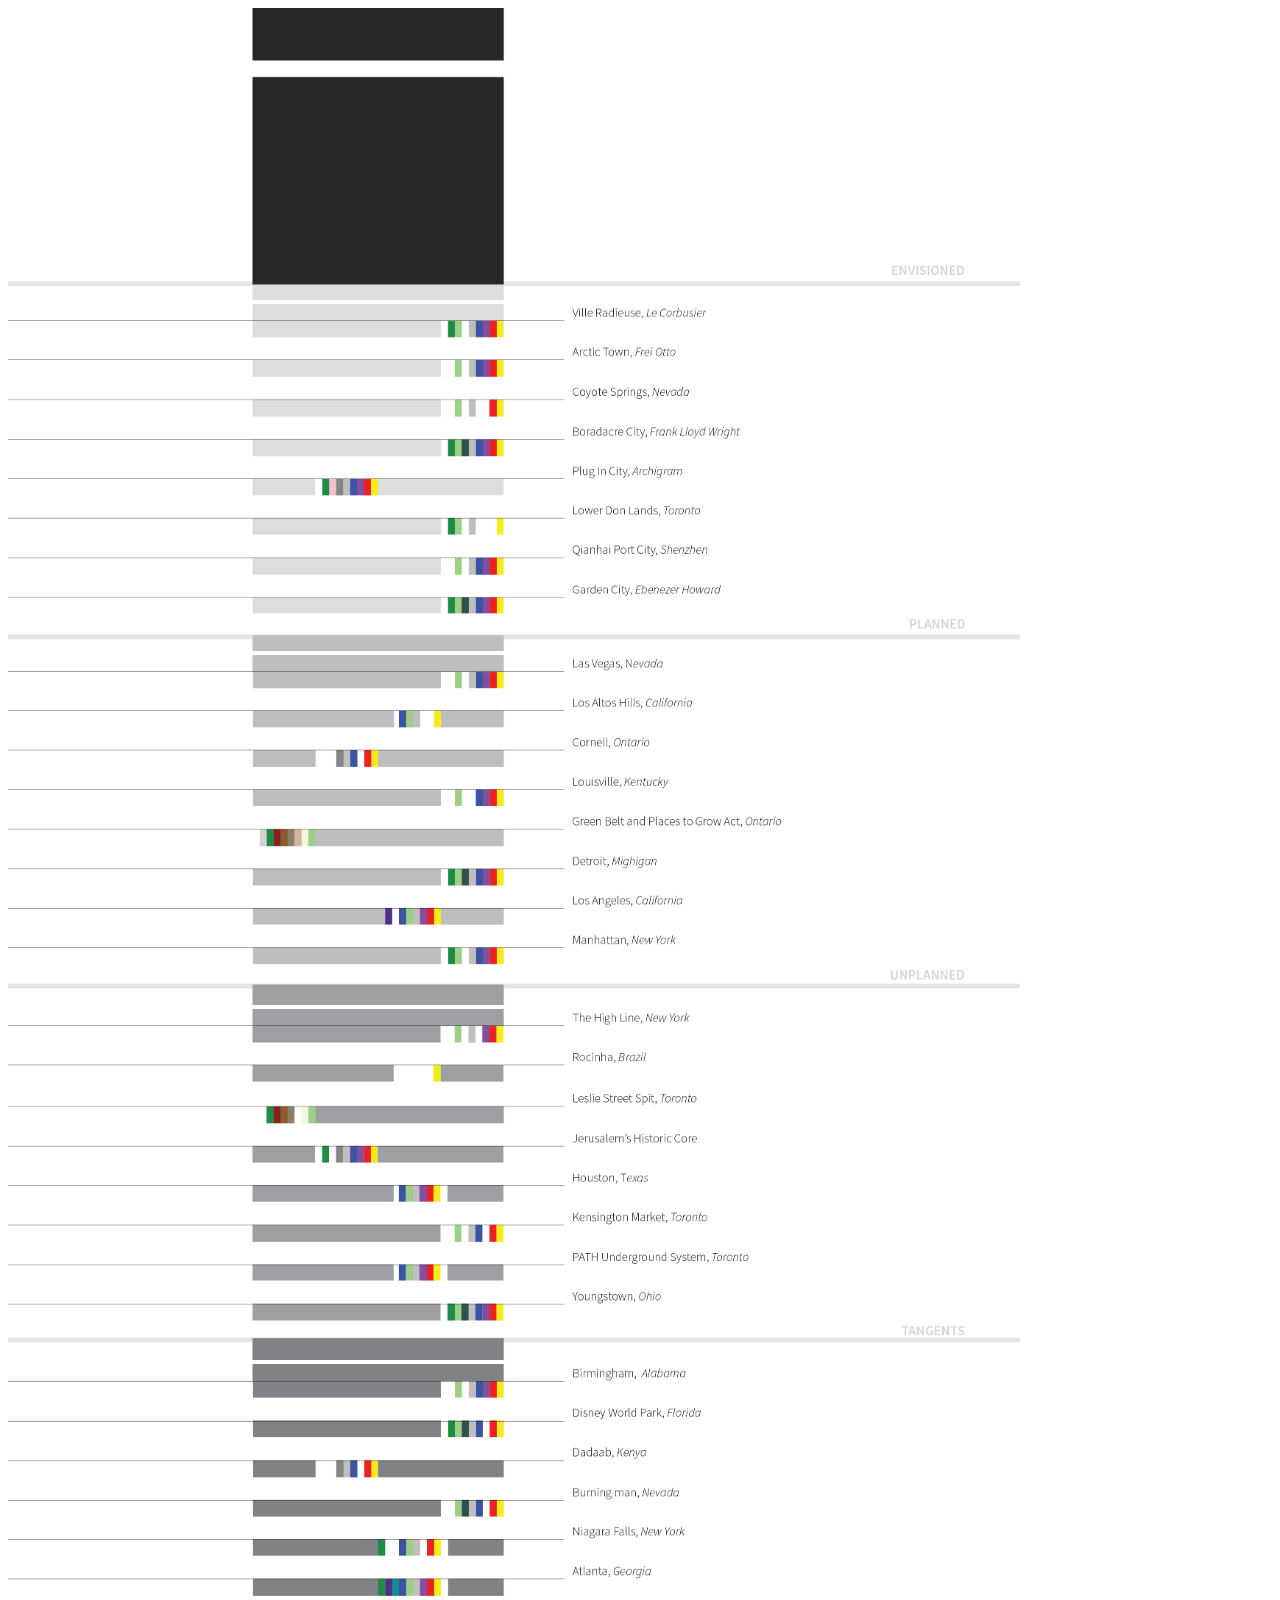
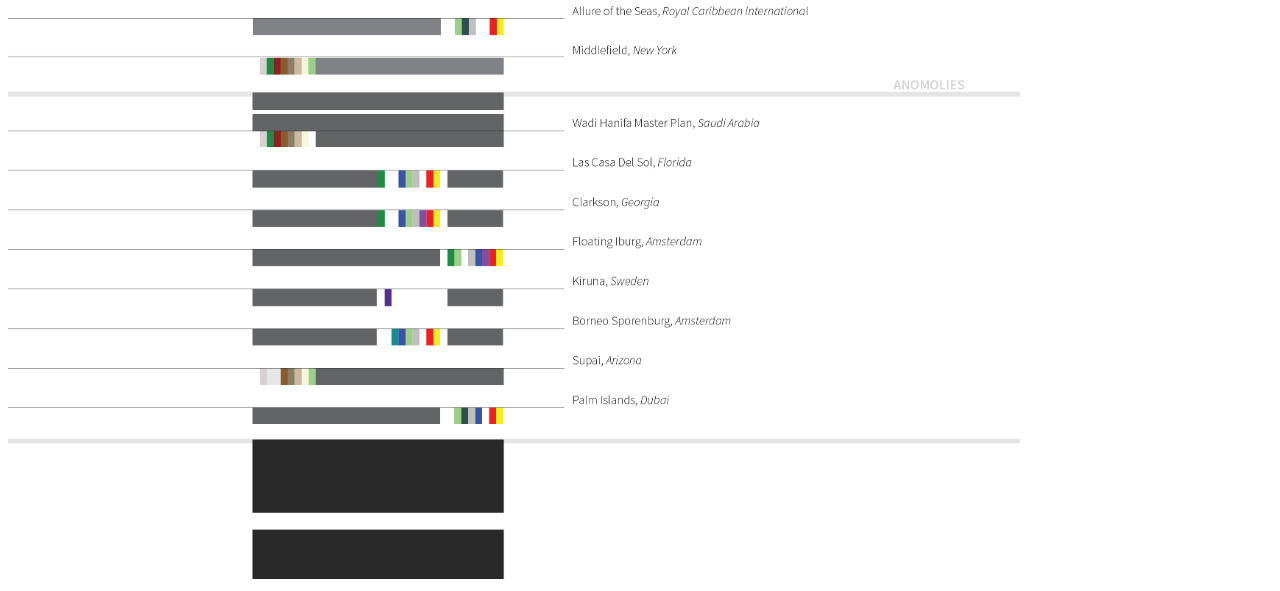
<file: codeprecedents.html>
<!DOCTYPE html>
<html lang="en">
<head>

    <meta charset="utf-8">
    <meta http-equiv="X-UA-Compatible" content="IE=edge">
    <meta name="viewport" content="width=device-width, initial-scale=1">
    <meta name="description" content="">
    <meta name="author" content="">

    <title>Coding The Third Condition</title>
    <link href="LightboxJS_CSS/src/css/lightbox.css" rel="stylesheet">
    <script src="LightboxJS_CSS/dist/js/lightbox-plus-jquery.js"></script>
</head>

<body>
<img src="Images/CodeSample_TOC/CodeSamples_TableOfContents.jpg" width="85%" height="auto"/>

<a href="Images/CodeSamples/CodeSample1.jpg" data-lightbox="image-1"><img src="Images/CodeSample_TOC/CodeSamples_TableOfContents2.jpg" width="85%" height="auto"/></a>
<a href="Images/CodeSamples/CodeSample1_2.jpg" data-lightbox="image-1"></a>

<a href="Images/CodeSamples/CodeSample2.jpg" data-lightbox="image-2"><img src="Images/CodeSample_TOC/CodeSamples_TableOfContents3.jpg" width="85%" height="auto"/></a>
<a href="Images/CodeSamples/CodeSample2_2.jpg" data-lightbox="image-2"></a>
<a href="Images/CodeSamples/CodeSample2_3.jpg" data-lightbox="image-2"></a>
<a href="Images/CodeSamples/CodeSample2_4.jpg" data-lightbox="image-2"></a>
<a href="Images/CodeSamples/CodeSample2_5.jpg" data-lightbox="image-2"></a>
<a href="Images/CodeSamples/CodeSample2_6.jpg" data-lightbox="image-2"></a>
<a href="Images/CodeSamples/CodeSample2_7.jpg" data-lightbox="image-2"></a>
<a href="Images/CodeSamples/CodeSample2_8.jpg" data-lightbox="image-2"></a>
<a href="Images/CodeSamples/CodeSample2_9.jpg" data-lightbox="image-2"></a>
<a href="Images/CodeSamples/CodeSample2_10.jpg" data-lightbox="image-2"></a>

<a href="Images/CodeSamples/CodeSample3.jpg" data-lightbox="image-3"><img src="Images/CodeSample_TOC/CodeSamples_TableOfContents4.jpg" width="85%" height="auto"/></a>
<a href="Images/CodeSamples/CodeSample3_2.jpg" data-lightbox="image-3"></a>
<a href="Images/CodeSamples/CodeSample3_3.jpg" data-lightbox="image-3"></a>
<a href="Images/CodeSamples/CodeSample3_4.jpg" data-lightbox="image-3"></a>

<a href="Images/CodeSamples/CodeSample4.jpg" data-lightbox="image-4"><img src="Images/CodeSample_TOC/CodeSamples_TableOfContents5.jpg" width="85%" height="auto"/></a>
<a href="Images/CodeSamples/CodeSample4_2.jpg" data-lightbox="image-4"></a>

<a href="Images/CodeSamples/CodeSample5.jpg" data-lightbox="image-5"><img src="Images/CodeSample_TOC/CodeSamples_TableOfContents6.jpg" width="85%" height="auto"/></a>

<a href="Images/CodeSamples/CodeSample6.jpg" data-lightbox="image-6"><img src="Images/CodeSample_TOC/CodeSamples_TableOfContents7.jpg" width="85%" height="auto"/></a>
<a href="Images/CodeSamples/CodeSample6_2.jpg" data-lightbox="image-6"></a>
<a href="Images/CodeSamples/CodeSample6_3.jpg" data-lightbox="image-6"></a>
<a href="Images/CodeSamples/CodeSample6_4.jpg" data-lightbox="image-6"></a>
<a href="Images/CodeSamples/CodeSample6_5.jpg" data-lightbox="image-6"></a>
<a href="Images/CodeSamples/CodeSample6_6.jpg" data-lightbox="image-6"></a>
<a href="Images/CodeSamples/CodeSample6_7.jpg" data-lightbox="image-6"></a>

<a href="Images/CodeSamples/CodeSample7.jpg" data-lightbox="image-7"><img src="Images/CodeSample_TOC/CodeSamples_TableOfContents8.jpg" width="85%" height="auto"/></a>
<a href="Images/CodeSamples/CodeSample7_2.jpg" data-lightbox="image-7"></a>

<a href="Images/CodeSamples/CodeSample8.jpg" data-lightbox="image-8"><img src="Images/CodeSample_TOC/CodeSamples_TableOfContents9.jpg" width="85%" height="auto"/></a>
<a href="Images/CodeSamples/CodeSample8_2.jpg" data-lightbox="image-8"></a>
<a href="Images/CodeSamples/CodeSample8_3.jpg" data-lightbox="image-8"></a>

<img src="Images/CodeSample_TOC/CodeSamples_TableOfContents10.jpg" width="85%" height="auto"/>

<a href="Images/CodeSamples/CodeSample9.jpg" data-lightbox="image-9"><img src="Images/CodeSample_TOC/CodeSamples_TableOfContents11.jpg" width="85%" height="auto"/></a>

<a href="Images/CodeSamples/CodeSample10.jpg" data-lightbox="image-10"><img src="Images/CodeSample_TOC/CodeSamples_TableOfContents12.jpg" width="85%" height="auto"/></a>
<a href="Images/CodeSamples/CodeSample10_2.jpg" data-lightbox="image-10"></a>

<a href="Images/CodeSamples/CodeSample11.jpg" data-lightbox="image-11"><img src="Images/CodeSample_TOC/CodeSamples_TableOfContents13.jpg" width="85%" height="auto"/></a>
<a href="Images/CodeSamples/CodeSample11_2.jpg" data-lightbox="image-11"></a>

<a href="Images/CodeSamples/CodeSample12.jpg" data-lightbox="image-12"><img src="Images/CodeSample_TOC/CodeSamples_TableOfContents14.jpg" width="85%" height="auto"/></a>
<a href="Images/CodeSamples/CodeSample12_2.jpg" data-lightbox="image-12"></a>
<a href="Images/CodeSamples/CodeSample12_3.jpg" data-lightbox="image-12"></a>
<a href="Images/CodeSamples/CodeSample12_4.jpg" data-lightbox="image-12"></a>

<a href="Images/CodeSamples/CodeSample13.jpg" data-lightbox="image-13"><img src="Images/CodeSample_TOC/CodeSamples_TableOfContents15.jpg" width="85%" height="auto"/></a>
<a href="Images/CodeSamples/CodeSample13_2.jpg" data-lightbox="image-13"></a>

<a href="Images/CodeSamples/CodeSample14.jpg" data-lightbox="image-14"><img src="Images/CodeSample_TOC/CodeSamples_TableOfContents16.jpg" width="85%" height="auto"/></a>
<a href="Images/CodeSamples/CodeSample14_2.jpg" data-lightbox="image-14"></a>
<a href="Images/CodeSamples/CodeSample14_3.jpg" data-lightbox="image-14"></a>

<a href="Images/CodeSamples/CodeSample15.jpg" data-lightbox="image-15"><img src="Images/CodeSample_TOC/CodeSamples_TableOfContents17.jpg" width="85%" height="auto"/></a>
<a href="Images/CodeSamples/CodeSample15_2.jpg" data-lightbox="image-15"></a>
<a href="Images/CodeSamples/CodeSample15_3.jpg" data-lightbox="image-15"></a>
<a href="Images/CodeSamples/CodeSample15_4.jpg" data-lightbox="image-15"></a>
<a href="Images/CodeSamples/CodeSample15_5.jpg" data-lightbox="image-15"></a>
<a href="Images/CodeSamples/CodeSample15_6.jpg" data-lightbox="image-15"></a>
<a href="Images/CodeSamples/CodeSample15_7.jpg" data-lightbox="image-15"></a>
<a href="Images/CodeSamples/CodeSample15_8.jpg" data-lightbox="image-15"></a>

<a href="Images/CodeSamples/CodeSample16.jpg" data-lightbox="image-16"><img src="Images/CodeSample_TOC/CodeSamples_TableOfContents18.jpg" width="85%" height="auto"/></a>
<a href="Images/CodeSamples/CodeSample16_2.jpg" data-lightbox="image-16"></a>
<a href="Images/CodeSamples/CodeSample16_3.jpg" data-lightbox="image-16"></a>
<a href="Images/CodeSamples/CodeSample16_4.jpg" data-lightbox="image-16"></a>
<a href="Images/CodeSamples/CodeSample16_5.jpg" data-lightbox="image-16"></a>
<a href="Images/CodeSamples/CodeSample16_6.jpg" data-lightbox="image-16"></a>

<img src="Images/CodeSample_TOC/CodeSamples_TableOfContents19.jpg" width="85%" height="auto"/>

<a href="Images/CodeSamples/CodeSample17.jpg" data-lightbox="image-17"><img src="Images/CodeSample_TOC/CodeSamples_TableOfContents20.jpg" width="85%" height="auto"/></a>
<a href="Images/CodeSamples/CodeSample17_2.jpg" data-lightbox="image-17"></a>
<a href="Images/CodeSamples/CodeSample17_3.jpg" data-lightbox="image-17"></a>

<a href="Images/CodeSamples/CodeSample18.jpg" data-lightbox="image-18"><img src="Images/CodeSample_TOC/CodeSamples_TableOfContents21.jpg" width="85%" height="auto"/></a>
<a href="Images/CodeSamples/CodeSample18_2.jpg" data-lightbox="image-18"></a>
<a href="Images/CodeSamples/CodeSample18_3.jpg" data-lightbox="image-18"></a>

<a href="Images/CodeSamples/CodeSample19.jpg" data-lightbox="image-19"><img src="Images/CodeSample_TOC/CodeSamples_TableOfContents22.jpg" width="85%" height="auto"/></a>
<a href="Images/CodeSamples/CodeSample19_2.jpg" data-lightbox="image-19"></a>
<a href="Images/CodeSamples/CodeSample19_3.jpg" data-lightbox="image-19"></a>
<a href="Images/CodeSamples/CodeSample19_4.jpg" data-lightbox="image-19"></a>
<a href="Images/CodeSamples/CodeSample19_5.jpg" data-lightbox="image-19"></a>
<a href="Images/CodeSamples/CodeSample19_6.jpg" data-lightbox="image-19"></a>
<a href="Images/CodeSamples/CodeSample19_7.jpg" data-lightbox="image-19"></a>
<a href="Images/CodeSamples/CodeSample19_8.jpg" data-lightbox="image-19"></a>
<a href="Images/CodeSamples/CodeSample19_9.jpg" data-lightbox="image-19"></a>
<a href="Images/CodeSamples/CodeSample19_10.jpg" data-lightbox="image-19"></a>
<a href="Images/CodeSamples/CodeSample19_11.jpg" data-lightbox="image-19"></a>
<a href="Images/CodeSamples/CodeSample19_12.jpg" data-lightbox="image-19"></a>
<a href="Images/CodeSamples/CodeSample19_13.jpg" data-lightbox="image-19"></a>
<a href="Images/CodeSamples/CodeSample19_14.jpg" data-lightbox="image-19"></a>
<a href="Images/CodeSamples/CodeSample19_15.jpg" data-lightbox="image-19"></a>
<a href="Images/CodeSamples/CodeSample19_16.jpg" data-lightbox="image-19"></a>
<a href="Images/CodeSamples/CodeSample19_17.jpg" data-lightbox="image-19"></a>
<a href="Images/CodeSamples/CodeSample19_18.jpg" data-lightbox="image-19"></a>
<a href="Images/CodeSamples/CodeSample19_19.jpg" data-lightbox="image-19"></a>
<a href="Images/CodeSamples/CodeSample19_20.jpg" data-lightbox="image-19"></a>
<a href="Images/CodeSamples/CodeSample19_21.jpg" data-lightbox="image-19"></a>
<a href="Images/CodeSamples/CodeSample19_22.jpg" data-lightbox="image-19"></a>
<a href="Images/CodeSamples/CodeSample19_23.jpg" data-lightbox="image-19"></a>

<a href="Images/CodeSamples/CodeSample20.jpg" data-lightbox="image-20"><img src="Images/CodeSample_TOC/CodeSamples_TableOfContents23.jpg" width="85%" height="auto"/></a>
<a href="Images/CodeSamples/CodeSample20_2.jpg" data-lightbox="image-20"></a>

<a href="Images/CodeSamples/CodeSample21.jpg" data-lightbox="image-21"><img src="Images/CodeSample_TOC/CodeSamples_TableOfContents24.jpg" width="85%" height="auto"/></a>
<a href="Images/CodeSamples/CodeSample21_2.jpg" data-lightbox="image-21"></a>

<a href="Images/CodeSamples/CodeSample22.jpg" data-lightbox="image-22"><img src="Images/CodeSample_TOC/CodeSamples_TableOfContents25.jpg" width="85%" height="auto"/></a>

<a href="Images/CodeSamples/CodeSample23.jpg" data-lightbox="image-23"><img src="Images/CodeSample_TOC/CodeSamples_TableOfContents26.jpg" width="85%" height="auto"/></a>
<a href="Images/CodeSamples/CodeSample23_2.jpg" data-lightbox="image-23"></a>

<a href="Images/CodeSamples/CodeSample24.jpg" data-lightbox="image-24"><img src="Images/CodeSample_TOC/CodeSamples_TableOfContents27.jpg" width="85%" height="auto"/></a>
<a href="Images/CodeSamples/CodeSample24_2.jpg" data-lightbox="image-24"></a>
<a href="Images/CodeSamples/CodeSample24_3.jpg" data-lightbox="image-24"></a>
<a href="Images/CodeSamples/CodeSample24_4.jpg" data-lightbox="image-24"></a>

<img src="Images/CodeSample_TOC/CodeSamples_TableOfContents28.jpg" width="85%" height="auto"/>

<img src="Images/CodeSample_TOC/CodeSamples_TableOfContents29.jpg" width="85%" height="auto"/>

<a href="Images/CodeSamples/CodeSample26.jpg" data-lightbox="image-26"><img src="Images/CodeSample_TOC/CodeSamples_TableOfContents30.jpg" width="85%" height="auto"/></a>
<a href="Images/CodeSamples/CodeSample26_2.jpg" data-lightbox="image-26"></a>

<a href="Images/CodeSamples/CodeSample27.jpg" data-lightbox="image-27"><img src="Images/CodeSample_TOC/CodeSamples_TableOfContents31.jpg" width="85%" height="auto"/></a>
<a href="Images/CodeSamples/CodeSample27_2.jpg" data-lightbox="image-27"></a>

<a href="Images/CodeSamples/CodeSample28.jpg" data-lightbox="image-28"><img src="Images/CodeSample_TOC/CodeSamples_TableOfContents32.jpg" width="85%" height="auto"/></a>
<a href="Images/CodeSamples/CodeSample28_2.jpg" data-lightbox="image-28"></a>
<a href="Images/CodeSamples/CodeSample28_3.jpg" data-lightbox="image-28"></a>
<a href="Images/CodeSamples/CodeSample28_4.jpg" data-lightbox="image-28"></a>
<a href="Images/CodeSamples/CodeSample28_5.jpg" data-lightbox="image-28"></a>
<a href="Images/CodeSamples/CodeSample28_6.jpg" data-lightbox="image-28"></a>
<a href="Images/CodeSamples/CodeSample28_7.jpg" data-lightbox="image-28"></a>
<a href="Images/CodeSamples/CodeSample28_8.jpg" data-lightbox="image-28"></a>

<a href="Images/CodeSamples/CodeSample29.jpg" data-lightbox="image-29"><img src="Images/CodeSample_TOC/CodeSamples_TableOfContents33.jpg" width="85%" height="auto"/></a>
<a href="Images/CodeSamples/CodeSample29_2.jpg" data-lightbox="image-29"></a>

<a href="Images/CodeSamples/CodeSample30.jpg" data-lightbox="image-30"><img src="Images/CodeSample_TOC/CodeSamples_TableOfContents34.jpg" width="85%" height="auto"/></a>
<a href="Images/CodeSamples/CodeSample30_2.jpg" data-lightbox="image-30"></a>

<a href="Images/CodeSamples/CodeSample31.jpg" data-lightbox="image-31"><img src="Images/CodeSample_TOC/CodeSamples_TableOfContents35.jpg" width="85%" height="auto"/></a>
<a href="Images/CodeSamples/CodeSample31_2.jpg" data-lightbox="image-31"></a>
<a href="Images/CodeSamples/CodeSample31_3.jpg" data-lightbox="image-31"></a>
<a href="Images/CodeSamples/CodeSample31_4.jpg" data-lightbox="image-31"></a>
<a href="Images/CodeSamples/CodeSample31_5.jpg" data-lightbox="image-31"></a>

<a href="Images/CodeSamples/CodeSample32.jpg" data-lightbox="image-32"><img src="Images/CodeSample_TOC/CodeSamples_TableOfContents36.jpg" width="85%" height="auto"/></a>
<a href="Images/CodeSamples/CodeSample32_2.jpg" data-lightbox="image-32"></a>
<a href="Images/CodeSamples/CodeSample32_3.jpg" data-lightbox="image-32"></a>
<a href="Images/CodeSamples/CodeSample32_4.jpg" data-lightbox="image-32"></a>

<img src="Images/CodeSample_TOC/CodeSamples_TableOfContents37.jpg" width="85%" height="auto"/>

<a href="Images/CodeSamples/CodeSample33.jpg" data-lightbox="image-33"><img src="Images/CodeSample_TOC/CodeSamples_TableOfContents38.jpg" width="85%" height="auto"/></a>
<a href="Images/CodeSamples/CodeSample33_2.jpg" data-lightbox="image-33"></a>
<a href="Images/CodeSamples/CodeSample33_3.jpg" data-lightbox="image-33"></a>

<a href="Images/CodeSamples/CodeSample34.jpg" data-lightbox="image-34"><img src="Images/CodeSample_TOC/CodeSamples_TableOfContents39.jpg" width="85%" height="auto"/></a>
<a href="Images/CodeSamples/CodeSample34_2.jpg" data-lightbox="image-34"></a>
<a href="Images/CodeSamples/CodeSample34_3.jpg" data-lightbox="image-34">
<a href="Images/CodeSamples/CodeSample34_4.jpg" data-lightbox="image-34"></

<a href="Images/CodeSamples/CodeSample35.jpg" data-lightbox="image-35"><img src="Images/CodeSample_TOC/CodeSamples_TableOfContents40.jpg" width="85%" height="auto"/></a>
<a href="Images/CodeSamples/CodeSample35_2.jpg" data-lightbox="image-35"></a>

<a href="Images/CodeSamples/CodeSample36.jpg" data-lightbox="image-36"><img src="Images/CodeSample_TOC/CodeSamples_TableOfContents41.jpg" width="85%" height="auto"/></a>
<a href="Images/CodeSamples/CodeSample36_2.jpg" data-lightbox="image-36"></a>
<a href="Images/CodeSamples/CodeSample36_3.jpg" data-lightbox="image-36"></a>
<a href="Images/CodeSamples/CodeSample36_2.jpg" data-lightbox="image-36"></a>

<a href="Images/CodeSamples/CodeSample37.jpg" data-lightbox="image-37"><img src="Images/CodeSample_TOC/CodeSamples_TableOfContents42.jpg" width="85%" height="auto"/></a>
<a href="Images/CodeSamples/CodeSample37_2.jpg" data-lightbox="image-37"></a>
<a href="Images/CodeSamples/CodeSample37_3.jpg" data-lightbox="image-37"></a>
<a href="Images/CodeSamples/CodeSample37_4.jpg" data-lightbox="image-37"></a>
<a href="Images/CodeSamples/CodeSample37_5.jpg" data-lightbox="image-37"></a>
<a href="Images/CodeSamples/CodeSample37_6.jpg" data-lightbox="image-37"></a>
<a href="Images/CodeSamples/CodeSample37_7.jpg" data-lightbox="image-37"></a>

<a href="Images/CodeSamples/CodeSample38.jpg" data-lightbox="image-38"><img src="Images/CodeSample_TOC/CodeSamples_TableOfContents43.jpg" width="85%" height="auto"/></a>
<a href="Images/CodeSamples/CodeSample38_2.jpg" data-lightbox="image-38"></a>

<a href="Images/CodeSamples/CodeSample39.jpg" data-lightbox="image-39"><img src="Images/CodeSample_TOC/CodeSamples_TableOfContents44.jpg" width="85%" height="auto"/></a>

<a href="Images/CodeSamples/CodeSample40.jpg" data-lightbox="image-40"><img src="Images/CodeSample_TOC/CodeSamples_TableOfContents45.jpg" width="85%" height="auto"/></a>
<a href="Images/CodeSamples/CodeSample40_2.jpg" data-lightbox="image-40"></a>
<a href="Images/CodeSamples/CodeSample40_3.jpg" data-lightbox="image-40"></a>

<img src="Images/CodeSample_TOC/CodeSamples_TableOfContents46.jpg" width="85%" height="auto"/>

</body>
</file>
